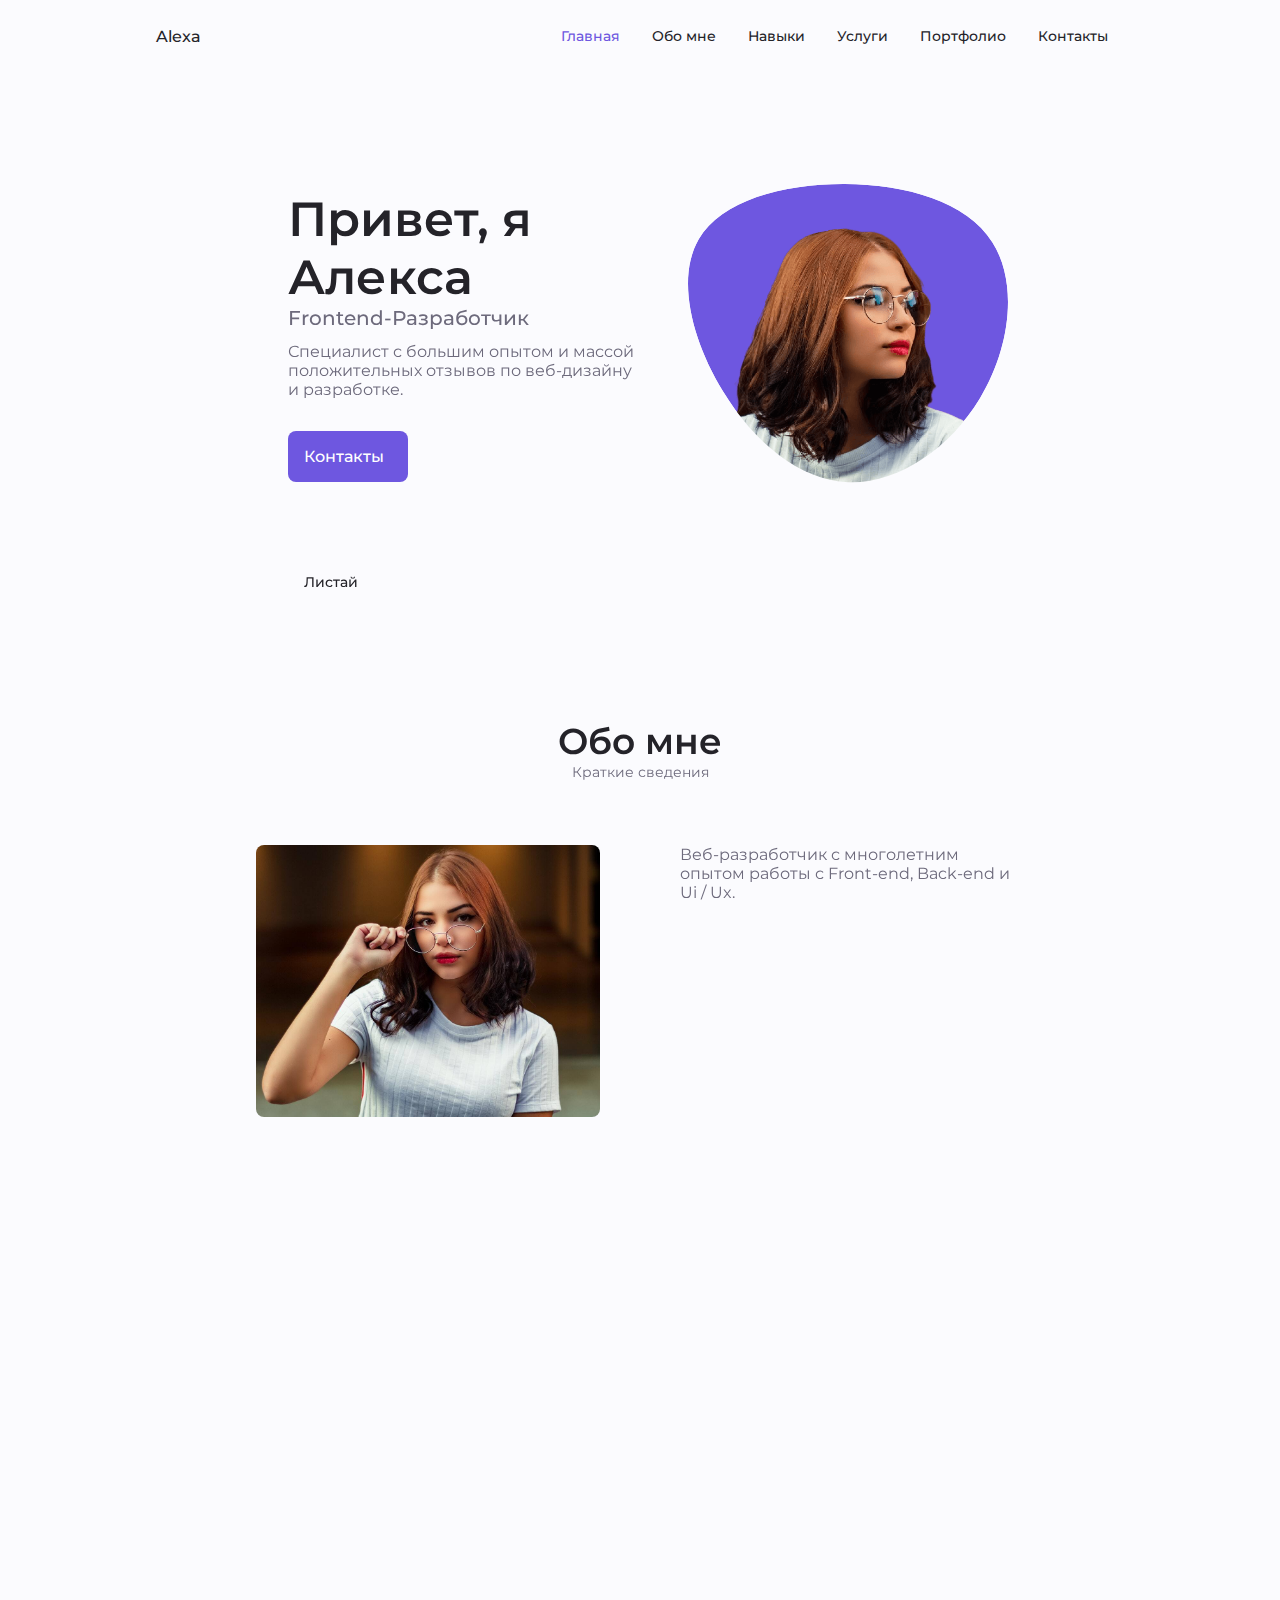
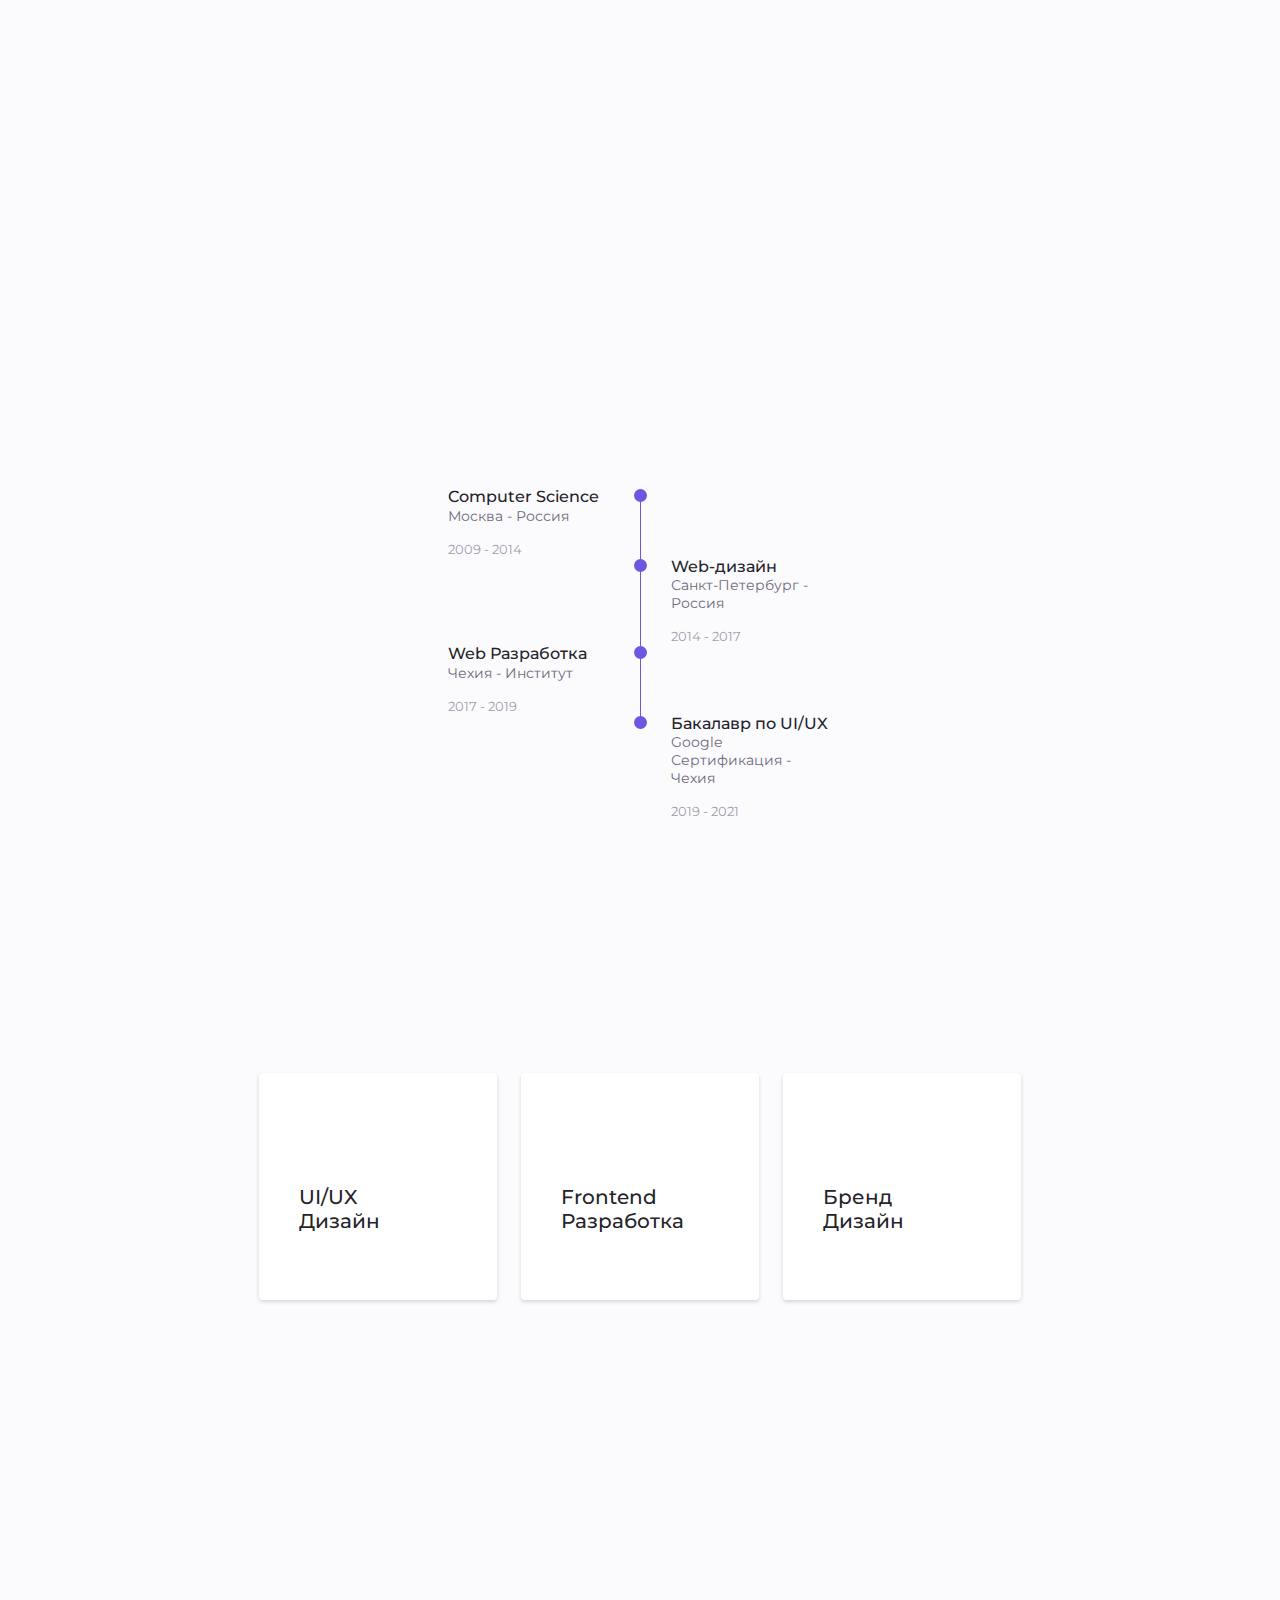
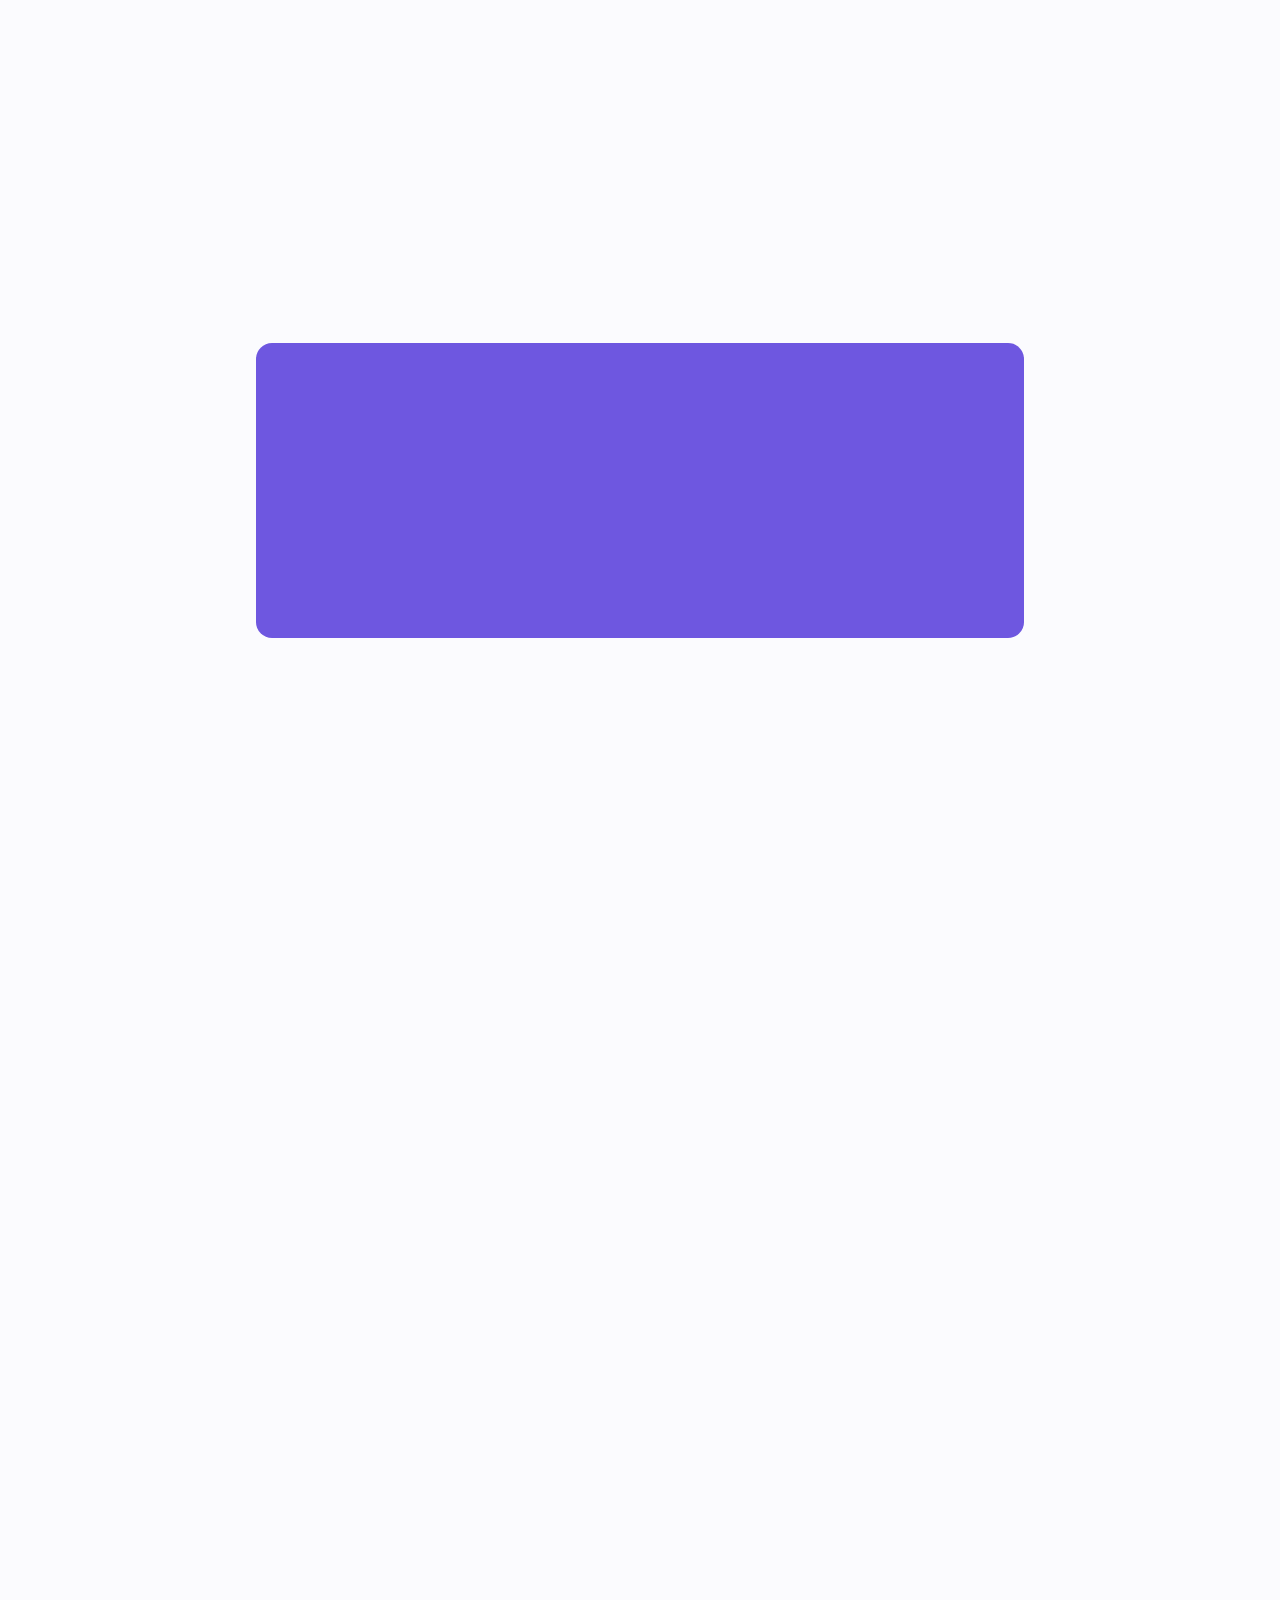
<file: index.html>
<!DOCTYPE html>
<html lang="en">

<head>
	<meta charset="UTF-8">
	<meta name="viewport" content="width=device-width, initial-scale=1.0">

	<!--==================== UNICONS ====================-->
	<link rel="stylesheet" href="https://unicons.iconscout.com/release/v4.0.0/css/line.css">

	<!--==================== SWIPER CSS ====================-->
	<link rel="stylesheet" href="css/swiper-bundle.min.css">

	<!--==================== CSS ====================-->
	<link rel="stylesheet" href="css/styles.css">

	<title>Разработчик Алекса</title>
</head>

<body>
	<!--==================== HEADER ====================-->
<header class="header" id="header">
	<nav class="nav container">
		<a href="#" class="nav__logo">Alexa</a>

		<div class="nav__menu" id="nav-menu">
			<ul class="nav__list grid">
				<li class="nav__item">
					<a href="#home" class="nav__link active-link">
						<i class="uil uil-estate nav__icon"></i> Главная
					</a>
				</li>
				<li class="nav__item">
					<a href="#about" class="nav__link">
						<i class="uil uil-user nav__icon"></i> Обо мне
					</a>
				</li>
				<li class="nav__item">
					<a href="#skills" class="nav__link">
						<i class="uil uil-file-alt nav__icon"></i> Навыки
					</a>
				</li>
				<li class="nav__item">
					<a href="#services" class="nav__link">
						<i class="uil uil-briefcase-alt nav__icon"></i> Услуги
					</a>
				</li>
				<li class="nav__item">
					<a href="#portfolio" class="nav__link">
						<i class="uil uil-scenery nav__icon"></i> Портфолио
					</a>
				</li>
				<li class="nav__item">
					<a href="#contact" class="nav__link">
						<i class="uil uil-message nav__icon"></i> Контакты
					</a>
				</li>
			</ul>
			<i class="uil uil-times nav__close" id="nav-close"></i>
		</div>

		<div class="nav__btns">
			<!-- Change Color Scheme Button -->
			<i class="uil uil-moon change-theme" id="theme-button"></i>

			<div class="nav__toggle" id="nav-toggle">
				<i class="uil uil-apps"></i>
			</div>
		</div>
	</nav>
</header>
	<!--==================== MAIN ====================-->
	<main class="main">
		<!--==================== HOME ====================-->
<section class="home section" id="home">
	<div class="home__container container grid">
		<div class="home__content grid">
			<div class="home__social">
				<a href="https://www.linkedin.com/" target="_blank" class="home__social-icon">
					<i class="uil uil-linkedin-alt"></i>
				</a>

				<a href="https://dribbble.com/" target="_blank" class="home__social-icon">
					<i class="uil uil-dribbble"></i>
				</a>

				<a href="https://github.com/" target="_blank" class="home__social-icon">
					<i class="uil uil-github-alt"></i>
				</a>
			</div>

			<div class="home__img">
				<svg class="home__blob" viewBox="0 0 200 187" xmlns="http://www.w3.org/2000/svg"
					xmlns:xlink="http://www.w3.org/1999/xlink">
					<mask id="mask0" mask-type="alpha">
						<path d="M190.312 36.4879C206.582 62.1187 201.309 102.826 182.328 134.186C163.346 165.547 
						 130.807 187.559 100.226 186.353C69.6454 185.297 41.0228 161.023 21.7403 129.362C2.45775 
						 97.8511 -7.48481 59.1033 6.67581 34.5279C20.9871 10.1032 59.7028 -0.149132 97.9666 
						 0.00163737C136.23 0.303176 174.193 10.857 190.312 36.4879Z" />
					</mask>
					<g mask="url(#mask0)">
						<path d="M190.312 36.4879C206.582 62.1187 201.309 102.826 182.328 134.186C163.346 
						 165.547 130.807 187.559 100.226 186.353C69.6454 185.297 41.0228 161.023 21.7403 
						 129.362C2.45775 97.8511 -7.48481 59.1033 6.67581 34.5279C20.9871 10.1032 59.7028 
						 -0.149132 97.9666 0.00163737C136.23 0.303176 174.193 10.857 190.312 36.4879Z" />
						<image class="home__blob-img" x='12' y='18' href="img/perfil.png" />
					</g>
				</svg>
			</div>

			<div class="home__data">
				<h1 class="home__title">Привет, я Алекса</h1>
				<h3 class="home__subtitle">Frontend-Разработчик</h3>
				<p class="home__description">
					Специалист с большим опытом и массой положительных отзывов по веб-дизайну и разработке.
				</p>
				<a href="#contact" class="button button--flex">
					Контакты <i class="uil uil-message button__icon"></i>
				</a>
			</div>
		</div>

		<div class="home__scroll">
			<a href="#about" class="home__scroll-button button--flex">
				<i class="uil uil-mouse-alt home__scroll-mouse"></i>
				<span class="home__scroll-name">Листай</span>
				<i class="uil uil-arrow-down home__scroll-arrow"></i>
			</a>
		</div>
	</div>
</section>

		<!--==================== ABOUT ====================-->
<section class="about section" id="about">
	<h2 class="section__title">
		Обо мне
	</h2>
	<span class="section__subtitle">
		Краткие сведения
	</span>

	<div class="about__container container grid">
		<img src="img/about.jpg" alt="" class="about__img">

		<div class="about__data">
			<p class="about__description">
				Веб-разработчик с многолетним опытом работы с Front-end, Back-end и Ui / Ux.
			</p>
			<div class="about__info">

				<div>
					<span class="about__info-title">08+</span>
					<span class="about__info-name">Лет <br> опыта</span>
				</div>

				<div>
					<span class="about__info-title">20+</span>
					<span class="about__info-name">Завершенных <br> проектов</span>
				</div>

				<div>
					<span class="about__info-title">05+</span>
					<span class="about__info-name">Довольных <br> компаний</span>
				</div>
			</div>

			<div class="about__buttons">
				<a download="" href="pdf/Alexa-Cv.pdf" class="button button--flex">
					Скачать CV<i class="uil uil-download-alt button__icon"></i></a>
			</div>
		</div>
	</div>
</section>

		<!--==================== SKILLS ====================-->
<section class="skills section" id="skills">
	<h2 class="section__title">
		Навыки
	</h2>
	<span class="section__subtitle">
		Мой технический уровень
	</span>

	<div class="skills__container container grid">
		<div>
			<!--==================== SKILL 1 ====================-->
			<div class="skills__content skills__open">
				<div class="skills__header">
					<i class="uil uil-brackets-curly skills__icon"></i>

					<div>
						<h1 class="skills__title">
							Frontend разработчик
						</h1>
						<span class="skills__subtitle">
							Больше 4 лет
						</span>
					</div>

					<i class="uil uil-angle-down skills__arrow"></i>
				</div>

				<div class="skills__list grid">
					<div class="skills__data">
						<div class="skills__titles">
							<h3 class="skills__name">HTML</h3>
							<span class="skills__number">90%</span>
						</div>
						<div class="skills__bar">
							<span class="skills__percentage skills__html"></span>
						</div>
					</div>

					<div class="skills__data">
						<div class="skills__titles">
							<h3 class="skills__name">CSS</h3>
							<span class="skills__number">80%</span>
						</div>
						<div class="skills__bar">
							<span class="skills__percentage skills__css"></span>
						</div>
					</div>

					<div class="skills__data">
						<div class="skills__titles">
							<h3 class="skills__name">JavaScript</h3>
							<span class="skills__number">60%</span>
						</div>
						<div class="skills__bar">
							<span class="skills__percentage skills__js"></span>
						</div>
					</div>

					<div class="skills__data">
						<div class="skills__titles">
							<h3 class="skills__name">React</h3>
							<span class="skills__number">85%</span>
						</div>
						<div class="skills__bar">
							<span class="skills__percentage skills__react"></span>
						</div>
					</div>
				</div>
			</div>

			<!--==================== SKILL 2 ====================-->
			<div class="skills__content skills__close">
				<div class="skills__header">
					<i class="uil uil-server-network-alt skills__icon"></i>

					<div>
						<h1 class="skills__title">
							Backend разработчик
						</h1>
						<span class="skills__subtitle">
							Больше 2 лет
						</span>
					</div>

					<i class="uil uil-angle-down skills__arrow"></i>
				</div>

				<div class="skills__list grid">
					<div class="skills__data">
						<div class="skills__titles">
							<h3 class="skills__name">PHP</h3>
							<span class="skills__number">80%</span>
						</div>
						<div class="skills__bar">
							<span class="skills__percentage skills__php"></span>
						</div>
					</div>

					<div class="skills__data">
						<div class="skills__titles">
							<h3 class="skills__name">Node JS</h3>
							<span class="skills__number">70%</span>
						</div>
						<div class="skills__bar">
							<span class="skills__percentage skills__node"></span>
						</div>
					</div>

					<div class="skills__data">
						<div class="skills__titles">
							<h3 class="skills__name">Firebase</h3>
							<span class="skills__number">90%</span>
						</div>
						<div class="skills__bar">
							<span class="skills__percentage skills__firebase"></span>
						</div>
					</div>

					<div class="skills__data">
						<div class="skills__titles">
							<h3 class="skills__name">Python</h3>
							<span class="skills__number">55%</span>
						</div>
						<div class="skills__bar">
							<span class="skills__percentage skills__python"></span>
						</div>
					</div>
				</div>
			</div>
		</div>

		<div>
			<!--==================== SKILL 3 ====================-->
			<div class="skills__content skills__close">
				<div class="skills__header">
					<i class="uil uil-swatchbook skills__icon"></i>

					<div>
						<h1 class="skills__title">
							Дизайнер
						</h1>
						<span class="skills__subtitle">
							Больше 5 лет
						</span>
					</div>

					<i class="uil uil-angle-down skills__arrow"></i>
				</div>

				<div class="skills__list grid">
					<div class="skills__data">
						<div class="skills__titles">
							<h3 class="skills__name">Figma</h3>
							<span class="skills__number">90%</span>
						</div>
						<div class="skills__bar">
							<span class="skills__percentage skills__figma"></span>
						</div>
					</div>

					<div class="skills__data">
						<div class="skills__titles">
							<h3 class="skills__name">Sketch</h3>
							<span class="skills__number">85%</span>
						</div>
						<div class="skills__bar">
							<span class="skills__percentage skills__sketch"></span>
						</div>
					</div>

					<div class="skills__data">
						<div class="skills__titles">
							<h3 class="skills__name">Photoshop</h3>
							<span class="skills__number">85%</span>
						</div>
						<div class="skills__bar">
							<span class="skills__percentage skills__photoshop"></span>
						</div>
					</div>

				</div>
			</div>
		</div>
	</div>
</section>

		<!--==================== QUALIFICATION ====================-->
<section class="qualification section">
	<h2 class="section__title">Квалификация</h2>
	<span class="section__subtitle">Мой путь разработчика</span>

	<div class="qualification__container container">
		<div class="qualification__tabs">
			<div class="qualification__button button--flex qualification__active" data-target="#education">
				<i class="uil uil-graduation-cap qualification__icon"></i>
				Образование
			</div>

			<div class="qualification__button button--flex" data-target="#work">
				<i class="uil uil-briefcase-alt qualification__icon"></i>
				Работа
			</div>
		</div>

		<div class="qualification__sections">
			<!--==================== QUALIFICATION CONTENT 1 ====================-->
			<div class="qualification__content qualification__active" data-content id="education">
				<!--==================== QUALIFICATION 1 ====================-->
				<div class="qualification__data">
					<div>
						<h3 class="qualification__title">Computer Science</h3>
						<span class="qualification__subtitle">Москва - Россия</span>
						<div class="qualification__calendar">
							<i class="uil uil-calendar-alt"></i>
							2009 - 2014
						</div>
					</div>

					<div>
						<span class="qualification__rounder"></span>
						<span class="qualification__line"></span>
					</div>
				</div>
				
				<!--==================== QUALIFICATION 2 ====================-->
				<div class="qualification__data">
					<div></div>

					<div>
						<span class="qualification__rounder"></span>
						<span class="qualification__line"></span>
					</div>

					<div>
						<h3 class="qualification__title">Web-дизайн</h3>
						<span class="qualification__subtitle">Санкт-Петербург - Россия</span>
						<div class="qualification__calendar">
							<i class="uil uil-calendar-alt"></i>
							2014 - 2017
						</div>
					</div>

					
				</div>

				<!--==================== QUALIFICATION 3 ====================-->
				<div class="qualification__data">
					<div>
						<h3 class="qualification__title">Web Разработка</h3>
						<span class="qualification__subtitle">Чехия - Институт</span>
						<div class="qualification__calendar">
							<i class="uil uil-calendar-alt"></i>
							2017 - 2019
						</div>
					</div>

					<div>
						<span class="qualification__rounder"></span>
						<span class="qualification__line"></span>
					</div>
				</div>

				<!--==================== QUALIFICATION 4 ====================-->
				<div class="qualification__data">
					<div></div>

					<div>
						<span class="qualification__rounder"></span>
						<!-- <span class="qualification__line"></span> -->
					</div>

					<div>
						<h3 class="qualification__title">Бакалавр по UI/UX</h3>
						<span class="qualification__subtitle">Google Сертификация - Чехия</span>
						<div class="qualification__calendar">
							<i class="uil uil-calendar-alt"></i>
							2019 - 2021
						</div>
					</div>

					
				</div>
			</div>

			<!--==================== QUALIFICATION CONTENT 2 ====================-->
			<div class="qualification__content" data-content id="work">
				<!--==================== QUALIFICATION 1 ====================-->
				<div class="qualification__data">
					<div>
						<h3 class="qualification__title">React-разработчик</h3>
						<span class="qualification__subtitle">Microsoft - Чехия</span>
						<div class="qualification__calendar">
							<i class="uil uil-calendar-alt"></i>
							2016 - 2018
						</div>
					</div>

					<div>
						<span class="qualification__rounder"></span>
						<span class="qualification__line"></span>
					</div>
				</div>
				
				<!--==================== QUALIFICATION 2 ====================-->
				<div class="qualification__data">
					<div></div>

					<div>
						<span class="qualification__rounder"></span>
						<span class="qualification__line"></span>
					</div>

					<div>
						<h3 class="qualification__title">Frontend-разработчик</h3>
						<span class="qualification__subtitle">Apple Inc - Германия</span>
						<div class="qualification__calendar">
							<i class="uil uil-calendar-alt"></i>
							2018 - 2020
						</div>
					</div>

					
				</div>

				<!--==================== QUALIFICATION 3 ====================-->
				<div class="qualification__data">
					<div>
						<h3 class="qualification__title">UI Дизайнер</h3>
						<span class="qualification__subtitle">Figma - Испания</span>
						<div class="qualification__calendar">
							<i class="uil uil-calendar-alt"></i>
							2017 - 2019
						</div>
					</div>

					<div>
						<span class="qualification__rounder"></span>
						<!-- <span class="qualification__line"></span> -->
					</div>
				</div>

			</div>
		</div>
	</div>
</section>

		<!--==================== SERVICES ====================-->
<section class="services section" id="services">
	<h2 class="section__title">
		Услуги
	</h2>
	<span class="section__subtitle">
		Что я могу предложить
	</span>

	<div class="services__container container grid">
		<!--==================== SERVICES 1 ====================-->
		<div class="services__content">
			<div>
				<i class="uil uil-web-grid services__icon"></i>
				<h3 class="services__title">
					UI/UX <br> Дизайн
				</h3>
			</div>

			<span class="button button--flex button--small button--link services__button">
				Узнать больше
				<i class="uil uil-arrow-right button__icon"></i>
			</span>

			<div class="services__modal">
				<div class="services__modal-content">
					<h4 class="services__modal-title">
						UI/UX <br> Дизайн
					</h4>
					<i class="uil uil-times services__modal-close"></i>

					<ul class="services__modal-services grid">
						<li class="services__modal-service">
							<i class="uil uil-check-circle services__modal-icon"></i>
							<p>Создание пользовательских интерфейсов.</p>
						</li>
						<li class="services__modal-service">
							<i class="uil uil-check-circle services__modal-icon"></i>
							<p>Дизайн веб-сайтов.</p>
						</li>
						<li class="services__modal-service">
							<i class="uil uil-check-circle services__modal-icon"></i>
							<p>Создание UX-интерактивов.</p>
						</li>
						<li class="services__modal-service">
							<i class="uil uil-check-circle services__modal-icon"></i>
							<p>Позиционирование бренда.</p>
						</li>
					</ul>
				</div>
			</div>
		</div>

		<!--==================== SERVICES 2 ====================-->
		<div class="services__content">
			<div>
				<i class="uil uil-arrow services__icon"></i>
				<h3 class="services__title">
					Frontend <br> Разработка
				</h3>
			</div>

			<span class="button button--flex button--small button--link services__button">
				Узнать больше
				<i class="uil uil-arrow-right button__icon"></i>
			</span>

			<div class="services__modal">
				<div class="services__modal-content">
					<h4 class="services__modal-title">
						Frontend <br> Разработка
					</h4>
					<i class="uil uil-times services__modal-close"></i>

					<ul class="services__modal-services grid">
						<li class="services__modal-service">
							<i class="uil uil-check-circle services__modal-icon"></i>
							<p>Верстка макетов.</p>
						</li>
						<li class="services__modal-service">
							<i class="uil uil-check-circle services__modal-icon"></i>
							<p>Создание landing-page.</p>
						</li>
						<li class="services__modal-service">
							<i class="uil uil-check-circle services__modal-icon"></i>
							<p>Создание интернет-магазинов.</p>
						</li>
						<li class="services__modal-service">
							<i class="uil uil-check-circle services__modal-icon"></i>
							<p>Уникальные проекты.</p>
						</li>
					</ul>
				</div>
			</div>
		</div>

		<!--==================== SERVICES 3 ====================-->
		<div class="services__content">
			<div>
				<i class="uil uil-pen services__icon"></i>
				<h3 class="services__title">
					Бренд <br> Дизайн
				</h3>
			</div>

			<span class="button button--flex button--small button--link services__button">
				Узнать больше
				<i class="uil uil-arrow-right button__icon"></i>
			</span>

			<div class="services__modal">
				<div class="services__modal-content">
					<h4 class="services__modal-title">
						Бренд <br> Дизайн
					</h4>
					<i class="uil uil-times services__modal-close"></i>

					<ul class="services__modal-services grid">
						<li class="services__modal-service">
							<i class="uil uil-check-circle services__modal-icon"></i>
							<p>Разработка логотипов и идентификации.</p>
						</li>
						<li class="services__modal-service">
							<i class="uil uil-check-circle services__modal-icon"></i>
							<p>Печатная продукция.</p>
						</li>
						<li class="services__modal-service">
							<i class="uil uil-check-circle services__modal-icon"></i>
							<p>Интернет-продвижение, оформление социальных сетей.</p>
						</li>
						<li class="services__modal-service">
							<i class="uil uil-check-circle services__modal-icon"></i>
							<p>Брендирование.</p>
						</li>
					</ul>
				</div>
			</div>
		</div>
	</div>
</section>

		<!--==================== PORTFOLIO ====================-->
<section class="portfolio section" id="portfolio">
	<h2 class="section__title">Портфолио</h2>
	<span class="section__subtitle">Мои последние проекты</span>

	<div class="portfolio__container container swiper-container">
		<div class="swiper-wrapper">
			<!--==================== PORTFOLIO 1 ====================-->
			<div class="portfolio__content grid swiper-slide">
				<img src="img/portfolio1.jpg" alt="" class="portfolio__img">

				<div class="portfolio__data">
					<h3 class="portfolio__title">
						Современный вебсайт
					</h3>
					<p class="portfolio__description">
						Адаптивная верстка, посадка на административную панель.
					</p>
					<a href="#" class="button button--flex button--small portfolio__button">
						Демо
						<i class="uil uil-arrow-right button__icon"></i>
					</a>
				</div>
			</div>

			<!--==================== PORTFOLIO 2 ====================-->
			<div class="portfolio__content grid swiper-slide">
				<img src="img/portfolio2.jpg" alt="" class="portfolio__img">

				<div class="portfolio__data">
					<h3 class="portfolio__title">
						Бренд-дизайн
					</h3>
					<p class="portfolio__description">
						Индивидуальный подход, создание брендинга с нуля.
					</p>
					<a href="#" class="button button--flex button--small portfolio__button">
						Демо
						<i class="uil uil-arrow-right button__icon"></i>
					</a>
				</div>
			</div>

			<!--==================== PORTFOLIO 3 ====================-->
			<div class="portfolio__content grid swiper-slide">
				<img src="img/portfolio3.jpg" alt="" class="portfolio__img">

				<div class="portfolio__data">
					<h3 class="portfolio__title">
						Онлайн-магазин
					</h3>
					<p class="portfolio__description">
						Адаптивный интернет-магазин с административной панелью.
					</p>
					<a href="#" class="button button--flex button--small portfolio__button">
						Демо
						<i class="uil uil-arrow-right button__icon"></i>
					</a>
				</div>
			</div>
		</div>

		<!--  Swiper Arrows  -->
		<div class="swiper-button-next">
			<i class="uil uil-angle-right-b swiper-portfolio-icon"></i>
		</div>
		<div class="swiper-button-prev">
			<i class="uil uil-angle-left-b swiper-portfolio-icon"></i>
		</div>

		<!--  Swiper Pagination  -->
		<div class="swiper-pagination"></div>
	</div>
</section>
		<!--==================== PROJECT IN MIND ====================-->
<section class="project section">
	<div class="project__bg">
		<div class="project__container container grid">
			<div class="project__data">
				<h2 class="project__title">
					Есть предложения?
				</h2>
				<p class="project__description">
					Напишите мне сейчас и получите 30% скидку на первый проект.
				</p>
				<a href="#contact" class="button button--flex button--white">
					Написать
					<i class="uil uil-message project__icon button__icon"></i>
				</a>
			</div>

			<img src="img/project.png" alt="" class="project__img">
		</div>
	</div>
</section>

		<!--==================== TESTIMONIAL ====================-->
<section class="testimonial section">
	<h2 class="section__title">
		Отзывы
	</h2>
	<span class="section__subtitle">
		Что говорят клиенты
	</span>

	<div class="testimonial__container container swiper-container">
		<div class="swiper-wrapper">
			<!--==================== TESTIMONIAL 1 ====================-->
			<div class="testimonial__content swiper-slide">
				<div class="testimonial__data">
					<div class="testimonial__header">
						<img src="img/testimonial1.jpg" alt="" class="testimonial__img">

						<div>
							<h3 class="testimonial__name">
								Валерия Пешина
							</h3>
							<span class="testimonial__client">
								Клиент
							</span>
						</div>
					</div>

					<div>
						<i class="uil uil-star testimonial__icon-star"></i>
						<i class="uil uil-star testimonial__icon-star"></i>
						<i class="uil uil-star testimonial__icon-star"></i>
						<i class="uil uil-star testimonial__icon-star"></i>
						<i class="uil uil-star testimonial__icon-star"></i>
					</div>
				</div>

				<p class="testimonial__description">
					Очень положительный опыт. Постоянно на связи, учитывает все пожелания, какими-бы странными они не были.
				</p>
			</div>

			<!--==================== TESTIMONIAL 2 ====================-->
			<div class="testimonial__content swiper-slide">
				<div class="testimonial__data">
					<div class="testimonial__header">
						<img src="img/testimonial2.jpg" alt="" class="testimonial__img">

						<div>
							<h3 class="testimonial__name">
								Андрей Иванов
							</h3>
							<span class="testimonial__client">
								Клиент
							</span>
						</div>
					</div>

					<div>
						<i class="uil uil-star testimonial__icon-star"></i>
						<i class="uil uil-star testimonial__icon-star"></i>
						<i class="uil uil-star testimonial__icon-star"></i>
						<i class="uil uil-star testimonial__icon-star"></i>
						<i class="uil uil-star testimonial__icon-star"></i>
					</div>
				</div>

				<p class="testimonial__description">
					Очень положительный опыт. Постоянно на связи, учитывает все пожелания, какими-бы странными они не были.
				</p>
			</div>

			<!--==================== TESTIMONIAL 3 ====================-->
			<div class="testimonial__content swiper-slide">
				<div class="testimonial__data">
					<div class="testimonial__header">
						<img src="img/testimonial3.jpg" alt="" class="testimonial__img">

						<div>
							<h3 class="testimonial__name">
								Максим Федоров
							</h3>
							<span class="testimonial__client">
								Клиент
							</span>
						</div>
					</div>

					<div>
						<i class="uil uil-star testimonial__icon-star"></i>
						<i class="uil uil-star testimonial__icon-star"></i>
						<i class="uil uil-star testimonial__icon-star"></i>
						<i class="uil uil-star testimonial__icon-star"></i>
						<i class="uil uil-star testimonial__icon-star"></i>
					</div>
				</div>

				<p class="testimonial__description">
					Очень положительный опыт. Постоянно на связи, учитывает все пожелания, какими-бы странными они не были.
				</p>
			</div>
		</div>

		<div class="swiper-pagination swiper-pagination-testimonial"></div>
	</div>
</section>

		<!--==================== CONTACT ME ====================-->
<section class="contact section" id="contact">
	<h2 class="section__title">Контакты</h2>
	<span class="section__subtitle">Связаться со мной</span>

	<div class="contact__container container grid">
		<div>
			<div class="contact__information">
				<i class="uil uil-phone contact__icon"></i>

				<div>
					<h3 class="contact__title">Телефон</h3>
					<span class="contact__subtitle">+7 999 - 999-88-77</span>
				</div>
			</div>

			<div class="contact__information">
				<i class="uil uil-envelope contact__icon"></i>

				<div>
					<h3 class="contact__title">Почта</h3>
					<span class="contact__subtitle">alexa@yandex.ru</span>
				</div>
			</div>

			<div class="contact__information">
				<i class="uil uil-map-marker contact__icon"></i>

				<div>
					<h3 class="contact__title">Локация</h3>
					<span class="contact__subtitle">Санкт-Петербург - Россия</span>
				</div>
			</div>
		</div>

		<form action="" class="contact__form grid">
			<div class="contact__inputs grid">
				<div class="contact__content">
					<label for="" class="contact__label">Имя</label>
					<input type="text" class="contact__input">
				</div>

				<div class="contact__content">
					<label for="" class="contact__label">Почта</label>
					<input type="email" class="contact__input">
				</div>

			</div>


			<div class="contact__content">
				<label for="" class="contact__label">Проект</label>
				<input type="text" class="contact__input">
			</div>

			<div class="contact__content">
				<label for="" class="contact__label">Сообщение</label>
				<textarea name="" id="" cols="0" rows="7" class="contact__input"></textarea>
			</div>

			<div>
				<a href="#" class="button button--flex">
					Отправить
					<i class="uil uil-message button__icon"></i>
				</a>
			</div>
		</form>
	</div>
</section>
	</main>

	<!--==================== FOOTER ====================-->
<footer class="footer">
	<div class="footer__bg">
		<div class="footer__container container grid">
			<div>
				<h1 class="footer__title">Alexa</h1>
				<span class="footer__subtitle">Frontend Разработчик</span>
			</div>

			<ul class="footer__links">
				<li>
					<a href="#services" class="footer__link">Услуги</a>
				</li>

				<li>
					<a href="#portfolio" class="footer__link">Портфолио</a>
				</li>

				<li>
					<a href="#contact" class="footer__link">Контакты</a>
				</li>
			</ul>

			<div class="footer__socials">
				<a href="https://www.facebook.com/" target="_blank" class="footer__social">
					<i class="uil uil-facebook-f"></i>
				</a>

				<a href="https://www.instagram.com/" target="_blank" class="footer__social">
					<i class="uil uil-instagram"></i>
				</a>

				<a href="https://twitter.com/" target="_blank" class="footer__social">
					<i class="uil uil-twitter-alt"></i>
				</a>

			</div>
		</div>

		<p class="footer__copy">
			&#169; Alexa. Все права защищены
		</p>
	</div>
</footer>

	<!--==================== SCROLL TOP ====================-->
	<a href="#" class="scrollup" id="scroll-up">
		<i class="uil uil-arrow-up scrollup__icon"></i>
	</a>

	<!--==================== SWIPER JS ====================-->
	<script src="js/swiper-bundle.min.js"></script>

	<!--=============== SCROLL REVEAL ===============-->
	<script src="js/scrollreveal.min.js"></script>

	<!--==================== MAIN JS ====================-->
	<script src="js/main.js"></script>
</body>

</html>
</file>
<file: css/styles.css>
/*==================== GOOGLE FONTS ====================*/
@import url('https://fonts.googleapis.com/css2?family=Montserrat:wght@400;500;600&display=swap');

/*==================== VARIABLES CSS ====================*/
:root {
    --header-height: 3rem;

    /*========== Colors ==========*/
    /* Change favorite color */
    --hue-color: 250; /*Purple 250 - Green 142 - Blue 230 - Pink 340*/

    /* HSL color mode */
    --first-color: hsl(var(--hue-color), 69%, 61%);
    --first-color-second: hsl(var(--hue-color), 69%, 61%);
    --first-color-alt: hsl(var(--hue-color), 57%, 53%);
    --first-color-lighter: hsl(var(--hue-color), 92%, 85%);
    --title-color: hsl(var(--hue-color), 8%, 15%);
    --text-color: hsl(var(--hue-color), 8%, 45%);
    --text-color-light: hsl(var(--hue-color), 8%, 65%);
    --input-color: hsl(var(--hue-color), 70%, 96%);
    --body-color: hsl(var(--hue-color), 60%, 99%);
    --container-color: #fff;
    --scroll-bar-color: hsl(var(--hue-color), 12%, 90%);
    --scroll-thumb-color: hsl(var(--hue-color), 12%, 80%);

    /*========== Font and typography ==========*/
    --body-font: 'Montserrat', sans-serif;

    /* .5rem = 8px, 1rem = 16px, 1.5rem = 24px ... */
    --big-font-size: 2rem;
    --h1-font-size: 1.5rem;
    --h2-font-size: 1.25rem;
    --h3-font-size: 1.125rem;
    --normal-font-size: .938rem;
    --small-font-size: .813rem;
    --smaller-font-size: .75rem;

    /*========== Font weight ==========*/
    --font-medium: 500;
    --font-semi-bold: 600;

    /*========== Margenes Bottom ==========*/
    /* .25rem = 4px, .5rem = 8px, .75rem = 12px ... */
    --mb-0-25: .25rem;
    --mb-0-5: .5rem;
    --mb-0-75: .75rem;
    --mb-1: 1rem;
    --mb-1-5: 1.5rem;
    --mb-2: 2rem;
    --mb-2-5: 2.5rem;
    --mb-3: 3rem;

    /*========== z index ==========*/
    --z-tooltip: 10;
    --z-fixed: 100;
    --z-modal: 1000;
}

/* Font size for large devices */
@media screen and (min-width: 968px) {
    :root {
        --big-font-size: 3rem;
        --h1-font-size: 2.25rem;
        --h2-font-size: 1.5rem;
        --h3-font-size: 1.25rem;
        --normal-font-size: 1rem;
        --small-font-size: .875rem;
        --smaller-font-size: .813rem;
    }
}

/*========== Variables Dark theme ==========*/
body.dark-theme {
    /* HSL color mode */
    --first-color-second: hsl(var(--hue-color), 30%, 8%);
    --title-color: hsl(var(--hue-color), 8%, 95%);
    --text-color: hsl(var(--hue-color), 8%, 75%);
    --input-color: hsl(var(--hue-color), 29%, 16%);
    --body-color: hsl(var(--hue-color), 28%, 12%);
    --container-color: hsl(var(--hue-color), 29%, 16%);
    --scroll-bar-color: hsl(var(--hue-color), 12%, 48%);
    --scroll-thumb-color: hsl(var(--hue-color), 12%, 36%);
}

/*========== Button Dark/Light ==========*/
.nav__btns {
    display: flex;
    align-items: center;
}

.change-theme {
    font-size: 1.25rem;
    color: var(--title-color);
    margin-right: var(--mb-1);
    cursor: pointer;
}

.change-theme:hover {
    color: var(--first-color);
}

/*==================== BASE ====================*/
* {
    box-sizing: border-box;
    padding: 0;
    margin: 0;
}

html {
    scroll-behavior: smooth;
}

body {
    margin: 0 0 var(--header-height) 0;
    font-family: var(--body-font);
    font-size: var(--normal-font-size);
    background-color: var(--body-color);
    color: var(--text-color);
}

h1,h2,h3,h4 {
    color: var(--title-color);
    font-weight: var(--font-semi-bold);
}

ul {
    list-style: none;
}

a {
    text-decoration: none;
}

img {
    max-width: 100%;
    height: auto;
}
/*==================== REUSABLE CSS CLASSES ====================*/
.section {
    padding: 2rem 0 4rem;
}

.section__title {
    font-size: var(--h1-font-size);
}

.section__subtitle {
    display: block;
    font-size: var(--small-font-size);
    margin-bottom: var(--mb-3);
}

.section__title,
.section__subtitle {
    text-align: center;
}

/*==================== LAYOUT ====================*/
.container {
    max-width: 768px;
    margin-left: var(--mb-1-5);
    margin-right: var(--mb-1-5);
}

.grid {
    display: grid;
    gap: 1.5rem;
}

.header {
    width: 100%;
    position: fixed;
    bottom: 0;
    left: 0;
    z-index: var(--z-fixed);
    background-color: var(--body-color);
}

/*==================== NAV ====================*/
.nav {
    max-width: 968px;
    height: var(--header-height);
    display: flex;
    justify-content: space-between;
    align-items: center;
}

.nav__logo,
.nav__toggle {
    color: var(--title-color);
    font-weight: var(--font-medium);
}

.nav__logo:hover {
    color: var(--first-color);
}

.nav__toggle {
     font-size: 1.1rem;
     cursor: pointer;
}

.nav__toggle:hover {
    color: var(--first-color);
}

@media screen and (max-width: 767px) {
    .nav__menu {
        position: fixed;
        bottom: -100%;
        left: 0;    
        width: 100%;
        background-color: var(--body-color);
        padding: 2rem 1.5rem 4rem;
        box-shadow: 0 -1px 4px rgba(0, 0, 0, .15);
        border-radius: 1.5rem 1.5rem 0 0;
        transition: .3s;
    }
}

.nav__list {
    grid-template-columns: repeat(3, 1fr);
    gap: 2rem;
}

.nav__link {
    display: flex;
    flex-direction: column;
    align-items: center;
    font-size: var(--small-font-size);
    color: var(--title-color);
    font-weight: var(--font-medium);
}

.nav__link:hover {
    color: var(--first-color)
}

.nav__icon {
    font-size: 1.2rem;
}

.nav__close {
    position: absolute;
    right: 1.3rem;
    bottom: 0.5rem;
    font-size: 1.5rem;
    cursor: pointer;
    color: var(--first-color);
}

.nav__close:hover {
    color: var(--first-color-alt);
}

/* show menu */
.show-menu {
    bottom: 0;
    transition: .4s;
}


/* Active link */
.active-link {
    color: var(--first-color);
}

/* Change background header */
.scroll-header {
    box-shadow: 0 -1px 4px rgba(0, 0, 0, .15);
}

/*==================== HOME ====================*/
.home__container {
    gap: 1rem;
}

.home__content {
    grid-template-columns: .5fr 3fr;
    padding-top: 3.5rem;
    align-items: center;
}

.home__social {
    display: grid;
    grid-template-columns: max-content;
    row-gap: 1rem;
}

.home__social-icon {
    font-size: 1.25rem;
    color: var(--first-color);
}

.home__social-icon:hover {
    color: var(--first-color-alt);
}

.home__blob {
    width: 200px;
    fill: var(--first-color);
}

.home__blob-img {
    width: 170px;
}

.home__data {
    grid-column: 1/3;
}

.home__title {
    font-size: var(--big-font-size);
}

.home__subtitle {
    font-size: var(--h3-font-size);
    color: var(--text-color);
    font-weight: var(--font-medium);
    margin-bottom: var(--mb-0-75);
}

.home__description {
    margin-bottom: var(--mb-2);
}

.home__scroll {
    display: none;
}

.home__scroll-button {
    color: var(--first-color);
    transition: .3s;
}

.home__scroll-button:hover {
    transform: translateY(.25rem);
}

.home__scroll-mouse {
    font-size: 2rem;
}

.home__scroll-name {
    font-size: var(--small-font-size);
    color: var(--title-color);
    font-weight: var(--font-medium);
    margin-right: var(--mb-0-25);
}

.home__scroll-arrow {
    font-size: 1.25rem;
}

/*==================== BUTTONS ====================*/
.button {
     display: inline-block;
     background-color: var(--first-color);
     color: #fff;
     padding: 1rem;
     border-radius: .5rem;
     font-weight: var(--font-medium);
}

.button:hover {
     background-color: var(--first-color-alt);
}

.button__icon {
    font-size: 1.25rem;
    margin-left: var(--mb-0-5);
    transition: .3s;
}

.button--white {
    background-color: #fff;
    color: var(--first-color);
}

.button--white:hover {
    background-color: #fff;
    color: var(--first-color-alt);
}

.button--flex {
    display: inline-flex;
    align-items: center;
}

.button--small {
    padding: .75rem 1rem;
}

.button--link {
    padding: 0;
    background-color: transparent;
    color: var(--first-color);
}

.button--link:hover {
    background-color: transparent;
    color: var(--first-color-alt);
}

/*==================== ABOUT ====================*/
.about__img {
    width: 200px;
    border-radius: .5rem;
    justify-self: center;
    align-self: center;
}

.about__description {
    text-align: center;
    margin-bottom: var(--mb-2-5);
}

.about__info {
    display: flex;
    justify-content: space-evenly;
    margin-bottom: var(--mb-2-5);
}

.about__info-title {
    font-size: var(--h2-font-size);
    font-weight: var(--font-semi-bold);
    color: var(--title-color);
}

.about__info-name {
    font-size: var(--smaller-font-size);
}

.about__info-title,
.about__info-name {
    display: block;
    text-align: center;
}

.about__buttons {
    display: flex;
    justify-content: center;
}

/*==================== SKILLS ====================*/
.skills__container {
    row-gap: 0;
}

.skills__header {
    display: flex;
    align-items: center;
    margin-bottom: var(--mb-2-5);
    cursor: pointer;
}

.skills__icon,
.skills__arrow {
    font-size: 2rem;
    color: var(--first-color);
}

.skills__icon {
    margin-right: var(--mb-0-75);
}

.skills__title {
    font-size: var(--h3-font-size);
}

.skills__subtitle {
    font-size: var(--small-font-size);
    color: var(--text-color-light);
}

.skills__arrow {
    margin-left: auto;
    transition: .4s;
}

.skills__list {
    row-gap: 1.5rem;
    padding-left: 2.7rem;
}

.skills__titles {
    display: flex;
    justify-content: space-between;
    margin-bottom: var(--mb-0-5);
}

.skills__name {
    font-size: var(--normal-font-size);
    font-weight: var(--font-medium);
}

.skills__bar,
.skills__percentage {
    height: 5px;
    border-radius: .25rem;
}

.skills__bar {
    background-color: var(--first-color-lighter);
}

.skills__percentage {
    display: block;
    background-color: var(--first-color);
}

.skills__html {
    width: 90%;
}

.skills__css {
    width: 80%;
}

.skills__js {
    width: 60%;
}

.skills__react {
    width: 85%;
}

.skills__php {
    width: 80%;
}

.skills__node {
    width: 70%;
}

.skills__firebase {
    width: 90%;
}

.skills__python {
    width: 55%;
}

.skills__figma {
    width: 90%;
}

.skills__sketch {
    width: 85%;
}

.skills__photoshop {
    width: 85%;
}

.skills__close .skills__list {
    height: 0;
    overflow: hidden;
}

.skills__open .skills__list {
    height: max-content;
    margin-bottom: var(--mb-2-5);
}

.skills__open .skills__arrow {
    transform: rotate(-180deg)
}

/*==================== QUALIFICATION ====================*/
.qualification__tabs {
    display: flex;
    justify-content: space-evenly;
    margin-bottom: var(--mb-2);
}

.qualification__button {
    font-size: var(--h3-font-size);
    font-weight: var(--font-medium);
    cursor: pointer;
}

.qualification__button:hover {
    color: var(--first-color);
}

.qualification__icon {
    font-size: 1.8rem;
    margin-right: var(--mb-0-25);
}

.qualification__data {
    display: grid;
    grid-template-columns: 1fr max-content 1fr;
    column-gap: 1.5rem;
}

.qualification__title {
    font-size: var(--normal-font-size);
    font-weight: var(--font-medium);
}

.qualification__subtitle {
    display: inline-block;
    font-size: var(--small-font-size);
    margin-bottom: var(--mb-1);
}

.qualification__calendar {
    font-size: var(--smaller-font-size);
    color: var(--text-color-light);
}

.qualification__rounder {
    display: inline-block;
    width: 13px;
    height: 13px;
    background-color: var(--first-color);
    border-radius: 50%;
}

.qualification__line {
    display: block;
    width: 1px;
    height: 100%;
    background-color: var(--first-color);
    transform: translate(6px, -7px);
}

.qualification [data-content] {
    display: none;
}

.qualification__active[data-content] {
    display: block;
}

.qualification__button.qualification__active {
    color: var(--first-color);
}

/*==================== SERVICES ====================*/
.services__container {
    gap: 1.5rem;
    grid-template-columns: repeat(2, 1fr);
}

.services__content {
    position: relative;
    background-color: var(--container-color);
    padding: 3.5rem 0.5rem 1.25rem 1.5rem;
    border-radius: .25rem;
    box-shadow: 0 2px 4px rgba(0, 0, 0, .15);
    transition: .3s;
}

.services__content:hover {
    box-shadow: 0 4px 8px rgba(0, 0, 0, .15);
}

.services__icon {
    display: block;
    font-size: 1.5rem;
    color: var(--first-color);
    margin-bottom: var(--mb-1);
}

.services__title {
    font-size: var(--h3-font-size);
    margin-bottom: var(--mb-1);
    font-weight: var(--font-medium);
}

.services__button {
    cursor: pointer;
    font-size: var(--small-font-size);
}

.services__button:hover .button__icon {
    transform: translateX(.25rem);
}

.services__modal {
    position: fixed;
    top: 0;
    left: 0;
    right: 0;
    bottom: 0;
    background-color: rgba(0, 0, 0, .5);
    display: flex;
    align-items: center;
    justify-content: center;
    padding: 0 1rem;
    z-index: var(--z-modal);
    opacity: 0;
    visibility: hidden;
    transition: .3s;
}

.services__modal-content {
    position: relative;
    background-color: var(--container-color);
    padding: 1.5rem;
    border-radius: .5rem;
}

.services__modal-services {
    row-gap: 1rem;
}

.services__modal-service {
    display: flex;
}

.services__modal-title {
    font-size: var(--h3-font-size);
    font-weight: var(--font-medium);
    margin-bottom: var(--mb-1-5);
}

.services__modal-close {
    position: absolute;
    top: 1rem;
    right: 1rem;
    font-size: 1.5rem;
    color: var(--first-color);
    cursor: pointer;
}

.services__modal-icon {
    color: var(--first-color);
    margin-right: var(--mb-0-25);
    
}


/* Active Modal */
.active-modal {
    opacity: 1;
    visibility: visible;
}

/*==================== PORTFOLIO ====================*/
.portfolio__container {
    overflow: initial;
}

.portfolio__content {
    padding: 0 1.5rem;
}

.portfolio__img {
    width: 265px;
    border-radius: .5rem;
    justify-self: center;
}

.portfolio__title {
    font-size: var(--h3-font-size);
    margin-bottom: var(--mb-0-5);
}

.portfolio__description {
    margin-bottom: var(--mb-0-75);
}

.portfolio__button:hover .button__icon{
    transform: translateX(.25rem);
}

.swiper-button-prev::after,
.swiper-button-next::after {
    content: '';
}

.swiper-portfolio-icon {
    font-size: 2rem;
    color: var(--first-color);
}

.swiper-button-prev {
    left: -.5re;
}

.swiper-button-next {
    right: -.5rem;
}

.swiper-container-horizontal > .swiper-pagination-bullets {
    bottom: -2.5rem;
}

.swiper-pagination-bullet-active {
    background-color: var(--first-color);
}

.swiper-button-prev,
.swiper-button-next,
.swiper-pagintation-bullet {
    outline: none;
}

/*==================== PROJECT IN MIND ====================*/
.project {
    text-align: center;
}

.project__bg {
    background-color: var(--first-color-second);
    padding-top: 3rem;
}

.project__title {
    font-size: var(--h2-font-size);
    margin-bottom: var(--mb-0-75);
}

.project__description {
    margin-bottom: var(--mb-1-5);
}

.project__title,
.project__description {
    color: #fff;
}

.project__img {
    width: 232px;
    justify-self: center;
}

/*==================== TESTIMONIAL ====================*/
.testimonial__data,
.testimonial__header {
    display: flex;
} 

.testimonial__data {
    justify-content: space-between;
    margin-bottom: var(--mb-1);
}

.testimonial__img {
    width: 60px;
    height: 60px;
    border-radius: 50%;
    margin-right: var(--mb-0-75);
}

.testimonial__name {
    font-size: var(--h3-font-size);
    font-weight: var(--font-medium);
}

.testimonial__client {
    font-size: var(--small-font-size);
    color: var(--text-color-light)
}

.testimonial__description {
    margin-bottom: var(--mb-2-5);
}

.testimonial__icon-star {
    color: var(--first-color);
}

.swiper-container .swiper-pagination-testimonial {
    bottom: 0;
}

/*==================== CONTACT ME ====================*/
.contact__container {
    row-gap: 3rem;
}

.contact__information {
    display: flex;
    margin-bottom: var(--mb-2);
}

.contact__icon {
    font-size: 2rem;
    color: var(--first-color);
    margin-right: var(--mb-0-75);
}

.contact__title {
    font-size: var(--h3-font-size);
    font-weight: var(--font-medium);
}

.contact__subtitle {
    font-size: var(--small-font-size);
    color: var(--text-color-light);
}

.contact__content {
    background-color: var(--input-color);
    border-radius: .5rem;
    padding: .75rem 1rem .25rem;
}

.contact__label {
    font-size: var(--smaller-font-size);
    color: var(--title-color);
}

.contact__input {
    width: 100%;
    background-color: var(--input-color);
    color: var(--text-color);
    font-family: var(--body-font);
    font-size: var(--normal-font-size);
    border: none;
    outline: none;
    padding: .25rem .5rem .5rem 0;
}

/*==================== FOOTER ====================*/
.footer {
    padding-top: 2rem;
}

.footer__container {
    row-gap: 3.5rem;
}

.footer__bg {
    background-color: var(--first-color-second);
    padding: 2rem 0 3rem;
}

.footer__title {
    font-size: var(--h1-font-size);
    margin-bottom: var(--mb-0-25);
}

.footer__subtitle {
    font-size: var(--small-font-size);
}

.footer__links {
    display: flex;
    flex-direction: column;
    row-gap: 1.5rem;
}

.footer__link:hover {
    color: var(--first-color-lighter);
}

.footer__social {
    font-size: 1.25rem;
    margin-right: var(--mb-1-5);
}

.footer__social:hover {
    color: var(--first-color-lighter);
}

.footer__copy {
    font-size: var(--smaller-font-size);
    text-align: center;
    color: var(--text-color-light);
    margin-top: var(--mb-3);
}

.footer__title,
.footer__subtitle,
.footer__link,
.footer__social {
    color: #fff;
}

/*========== SCROLL UP ==========*/
.scrollup {
    position: fixed;
    right: 1rem;
    bottom: -20%;
    background-color: var(--first-color);
    opacity: .8;
    padding: 0 .3rem;
    border-radius: .4rem;
    z-index: var(--z-tooltip);
    transition: .4s;
}

.scrollup:hover {
    background-color: var(--first-color-alt);
    opacity: .95;
}

.scrollup__icon {
    font-size: 1.5rem;
    color: #fff;
}

/* Show scroll */
.show-scroll {
    bottom: 5rem;
}

/*========== SCROLL BAR ==========*/
::-webkit-scrollbar {
    width: 0.60rem;
    background-color: var(--scroll-bar-color);
    border-radius: .5rem;
}

::-webkit-scrollbar-thumb {
    background-color: var(--scroll-thumb-color);
    border-radius: .5rem;
}

::-webkit-scrollbar-thumb:hover {
    background-color: var(--text-color);
}

/*==================== MEDIA QUERIES ====================*/
/* For small devices */
@media screen and (max-width: 350px) {
    .container {
        margin-left: var(--mb-1);
        margin-right: var(--mb-1);
    }

    .nav__menu {
        padding: 2rem .25rem 4rem;
    }
    
    .nav__list {
        column-gap: 0;
    }

    .home__content {
        grid-template-columns: .25fr 3fr;
    }

    .home__blob {
        width: 180px;
    }

    .skills__title {
        font-size: var(--normal-font-size);
    }

    .qualification__data {
        gap: 0.5rem;
    }

    .services__container {
        grid-template-columns: max-content;
        justify-content: center;
    }

    .services__content {
        padding-right: 3.5rem;
    }

    .services__modal {
        padding: 0 .5rem;
    }

    .project__img {
        width: 200px;
    }

    .testimonial__data,
    .testimonial__header {
        flex-direction: column;
        align-items: center;
    }

    .testimonial__img {
        margin-right: 0;
        margin-bottom: var(--mb-0-25);
    }

    .testimonial__data,
    .testimonial__description {
        text-align: center;
    }
}


/* For medium devices */
@media screen and (min-width: 568px) {
    .home__content {
        grid-template-columns: max-content 1fr 1fr;
    }

    .home__data {
        grid-column: initial;
    }

    .home__img {
        order: 1;
        justify-self: center;
    }

    .about__container,
    .skills__container,
    .portfolio__content,
    .project__container,
    .contact__container,
    .footer__container {
        grid-template-columns: repeat(2, 1fr);
    }

    .qualification__sections {
        display: grid;
        grid-template-columns: .6fr;
        justify-content: center;
    }

}

@media screen and (min-width: 768px) {
    .container {
        margin-left: auto;
        margin-right: auto;
    }

    body {
        margin: 0;
    }

    .section {
        padding: 6rem 0 2rem;
    }

    .section__subtitle {
        margin-bottom: 4rem;
    }

    .header {
        top: 0;
        bottom: initial;
    }

    .header,
    .main,
    .footer__container {
        padding: 0 1rem;
    }

    .nav {
        height: calc(var(--header-height) + 1.5rem);
        column-gap: 1rem;
    }

    .nav__icon,
    .nav__close,
    .nav__toggle {
        display: none;
    }

    .nav__list {
        display: flex;
        column-gap: 2rem;
    }

    .nav__menu {
        margin-left: auto;
    }

    .change-theme {
        margin: 0;
    }

    .home__container {
        row-gap: 5rem;
    }

    .home__content {
        padding-top: 5.5rem;
        column-gap: 2rem;
    }

    .home__blob {
        width: 270px;
    }

    .home__scroll {
        display: block;
    }

    .home__scroll-button {
        margin-left: 3rem;
    }

    .about__container {
        column-gap: 5rem;
    }

    .about__img {
        width: 350px;
    }

    .about__description {
        text-align: initial;
    }

    .about__info {
        justify-content: space-between;
    }

    .about__buttons {
        justify-content: initial;
    }

    .qualification__tabs {
        justify-content: center;
    }

    .qualification__button {
        margin: 0 var(--mb-1);
    }

    .qualification__sections {
        grid-template-columns: .5fr;
    }

    .services__container {
        grid-template-columns: repeat(3, 218px);
        justify-content: center;
    }

    .services__icon {
        font-size: 2rem;
    }

    .services__content {
        padding: 6rem 0 2rem 2.5rem;
    }

    .services__modal-content {
        width: 450px;
    }

    .portfolio__img {
        width: 320px;
    }

    .portfolio__content {
        align-items: center;
    }

    .project {
        text-align: initial;
    }

    .project__bg {
        background: none;
    }

    .project__container {
        background-color: var(--first-color-second);
        border-radius: 1rem;
        padding: 3rem 2.5rem 0;
        grid-template-columns: 1fr max-content;
        column-gap: 3rem;
    }

    .project__data {
        padding-top: .8rem;
    }

    .footer__container {
        grid-template-columns: repeat(3, 1fr);
    }

    .footer__bg {
        padding: 3rem 0 3.5rem;
    }

    .footer__links {
        flex-direction: row;
        column-gap: 2rem;
    }

    .footer__socials {
        justify-self: flex-end;
    }

    .footer__copy {
        margin-top: 4.5rem;
    }
}


/* For large devices */
@media screen and (min-width: 1024px) {
    .header,
    .main,
    .footer__container {
        padding: 0;
    }

    .home__blob {
        width: 320px;
    }

    .home__social {
        transform: translateX(-6rem);
    }

    .services__container {
        grid-template-columns: repeat(3, 238px);
    }

    .portfolio__content {
        column-gap: 5rem;
    }

    .swiper-portfolio-icon {
        font-size: 3.5rem;
    }

    .swiper-button-prev {
        left: -3.5rem;
    }

    .swiper-button-next {
        right: -3.5rem;
    }

    .swiper-container-horizontal > .swiper-pagination-bullets {
        bottom: -4.5rem;
    }

    .contact__form {
        width: 460px;
    }

    .contact__inputs {
        grid-template-columns: repeat(2, 1fr);
    }

    
}
</file>
